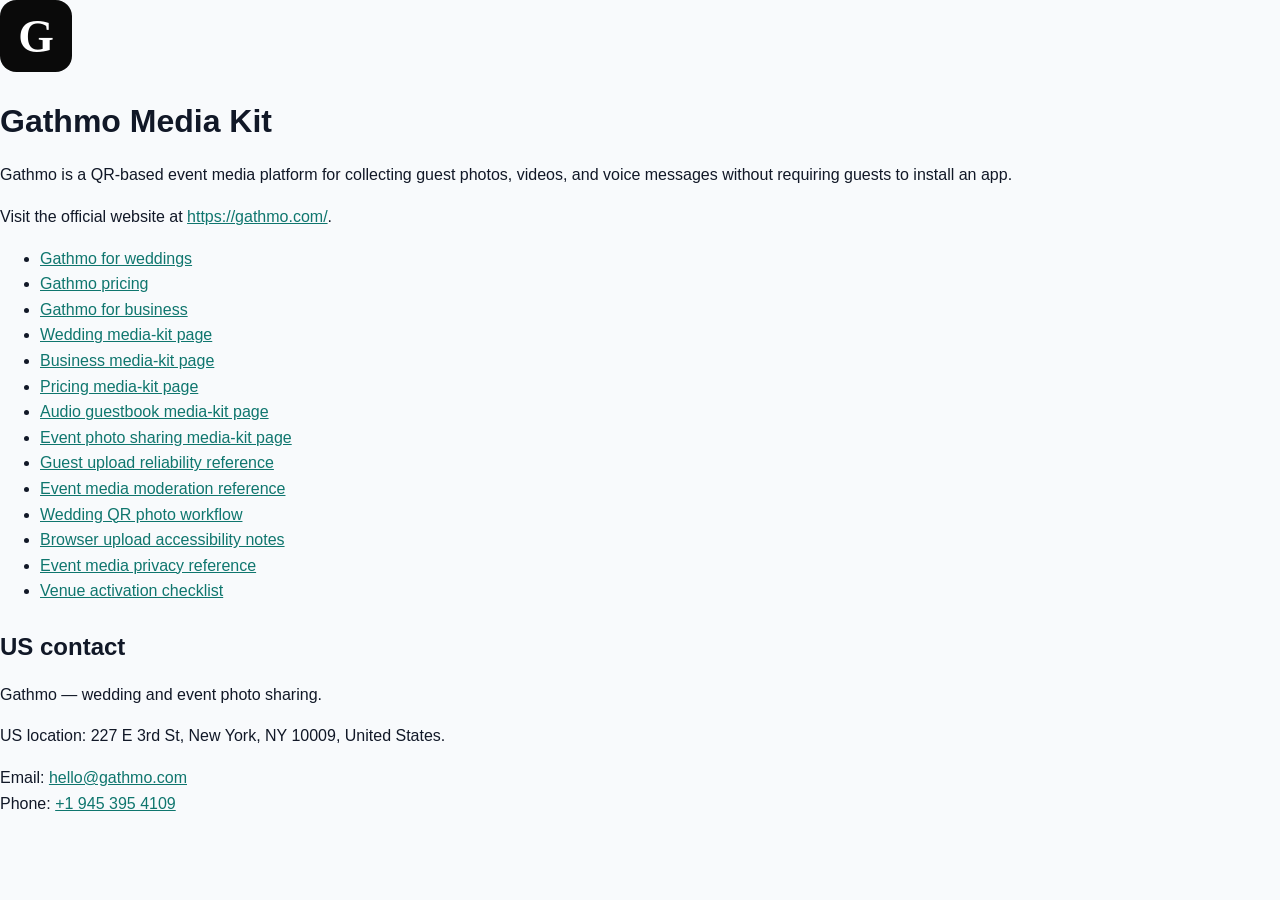
<file: index.html>
<!doctype html>
<html lang="en">
  <head>
    <meta charset="utf-8">
    <meta name="viewport" content="width=device-width, initial-scale=1">
    <title>Gathmo Media Kit</title>
    <meta name="description" content="Media kit and brand assets for Gathmo, a QR-based event media platform.">
    <link rel="stylesheet" href="style.css">
  </head>
  <body>
    <main>
      <div>
        <img src="assets/gathmo-logo-icon.svg" alt="Gathmo logo">
        <h1>Gathmo Media Kit</h1>
        <p>
          Gathmo is a QR-based event media platform for collecting guest photos,
          videos, and voice messages without requiring guests to install an app.
        </p>
        <p>
          Visit the official website at
          <a href="https://gathmo.com/">https://gathmo.com/</a>.
        </p>
        <ul>
          <li><a href="https://gathmo.com/weddings">Gathmo for weddings</a></li>
          <li><a href="https://gathmo.com/pricing">Gathmo pricing</a></li>
          <li><a href="https://gathmo.com/for-business">Gathmo for business</a></li>
          <li><a href="weddings.html">Wedding media-kit page</a></li>
          <li><a href="business.html">Business media-kit page</a></li>
          <li><a href="pricing.html">Pricing media-kit page</a></li>
          <li><a href="audio-guestbook.html">Audio guestbook media-kit page</a></li>
          <li><a href="event-photo-sharing.html">Event photo sharing media-kit page</a></li>
          <li><a href="guest-upload-reliability.html">Guest upload reliability reference</a></li>
          <li><a href="event-media-moderation.html">Event media moderation reference</a></li>
          <li><a href="wedding-qr-photo-workflow.html">Wedding QR photo workflow</a></li>
          <li><a href="browser-upload-accessibility.html">Browser upload accessibility notes</a></li>
          <li><a href="event-media-privacy.html">Event media privacy reference</a></li>
          <li><a href="venue-activation-checklist.html">Venue activation checklist</a></li>
        </ul>
        <section aria-labelledby="contact-heading">
          <h2 id="contact-heading">US contact</h2>
          <p>Gathmo — wedding and event photo sharing.</p>
          <p>US location: 227 E 3rd St, New York, NY 10009, United States.</p>
          <p>Email: <a href="mailto:hello@gathmo.com">hello@gathmo.com</a><br>
          Phone: <a href="tel:+19453954109">+1 945 395 4109</a></p>
        </section>
      </div>
    </main>
  </body>
</html>
</file>
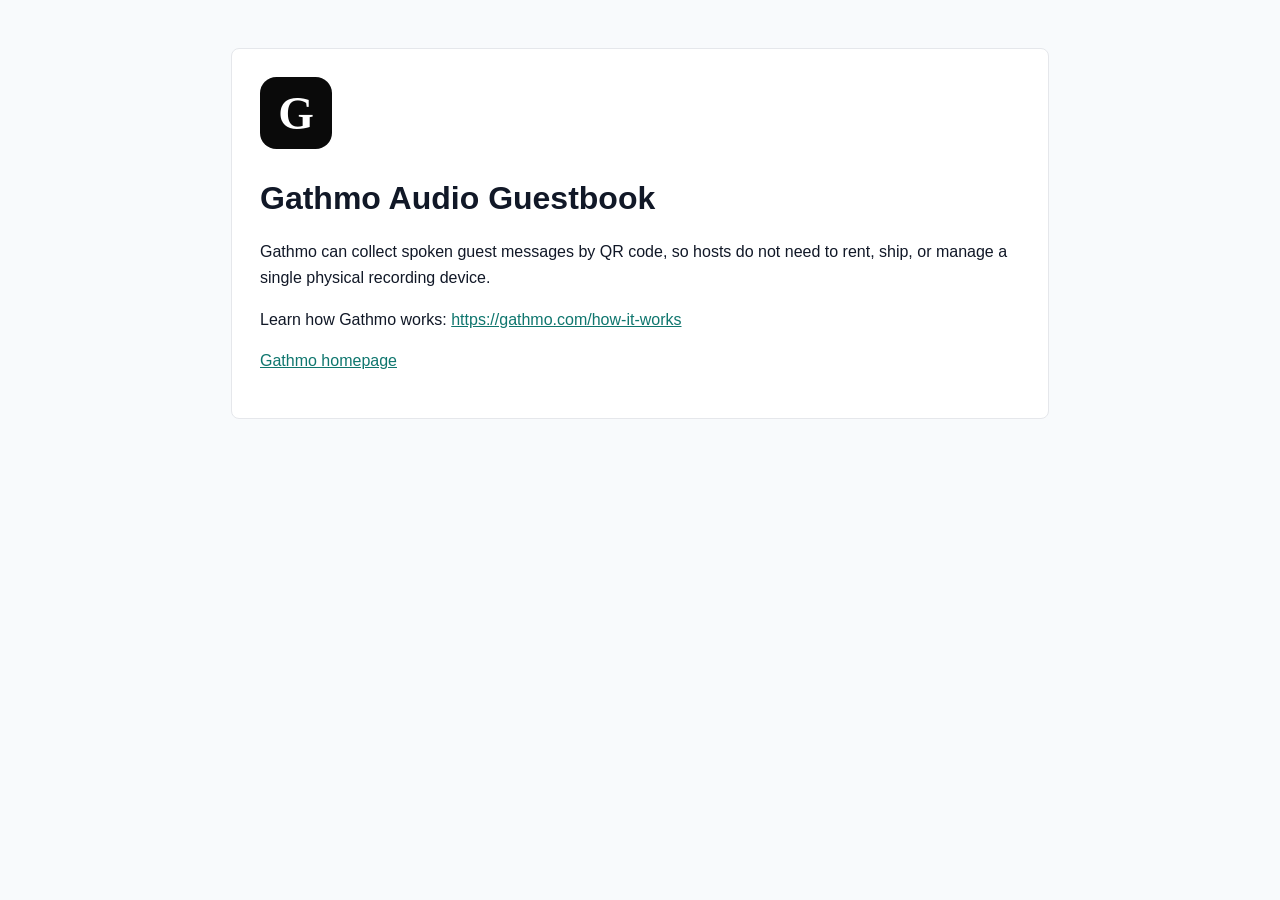
<file: audio-guestbook.html>
<!doctype html>
<html lang="en">
  <head>
    <meta charset="utf-8">
    <meta name="viewport" content="width=device-width, initial-scale=1">
    <title>Gathmo Audio Guestbook - Media Kit</title>
    <meta name="description" content="Reference page for Gathmo voice-message and audio guestbook workflows.">
    <link rel="stylesheet" href="style.css">
  </head>
  <body>
    <main class="card">
      <img src="assets/gathmo-logo-icon.svg" alt="Gathmo logo">
      <h1>Gathmo Audio Guestbook</h1>
      <p>
        Gathmo can collect spoken guest messages by QR code, so hosts do not
        need to rent, ship, or manage a single physical recording device.
      </p>
      <p>
        Learn how Gathmo works:
        <a href="https://gathmo.com/how-it-works">https://gathmo.com/how-it-works</a>
      </p>
      <p><a href="https://gathmo.com/">Gathmo homepage</a></p>
    </main>
  </body>
</html>
</file>
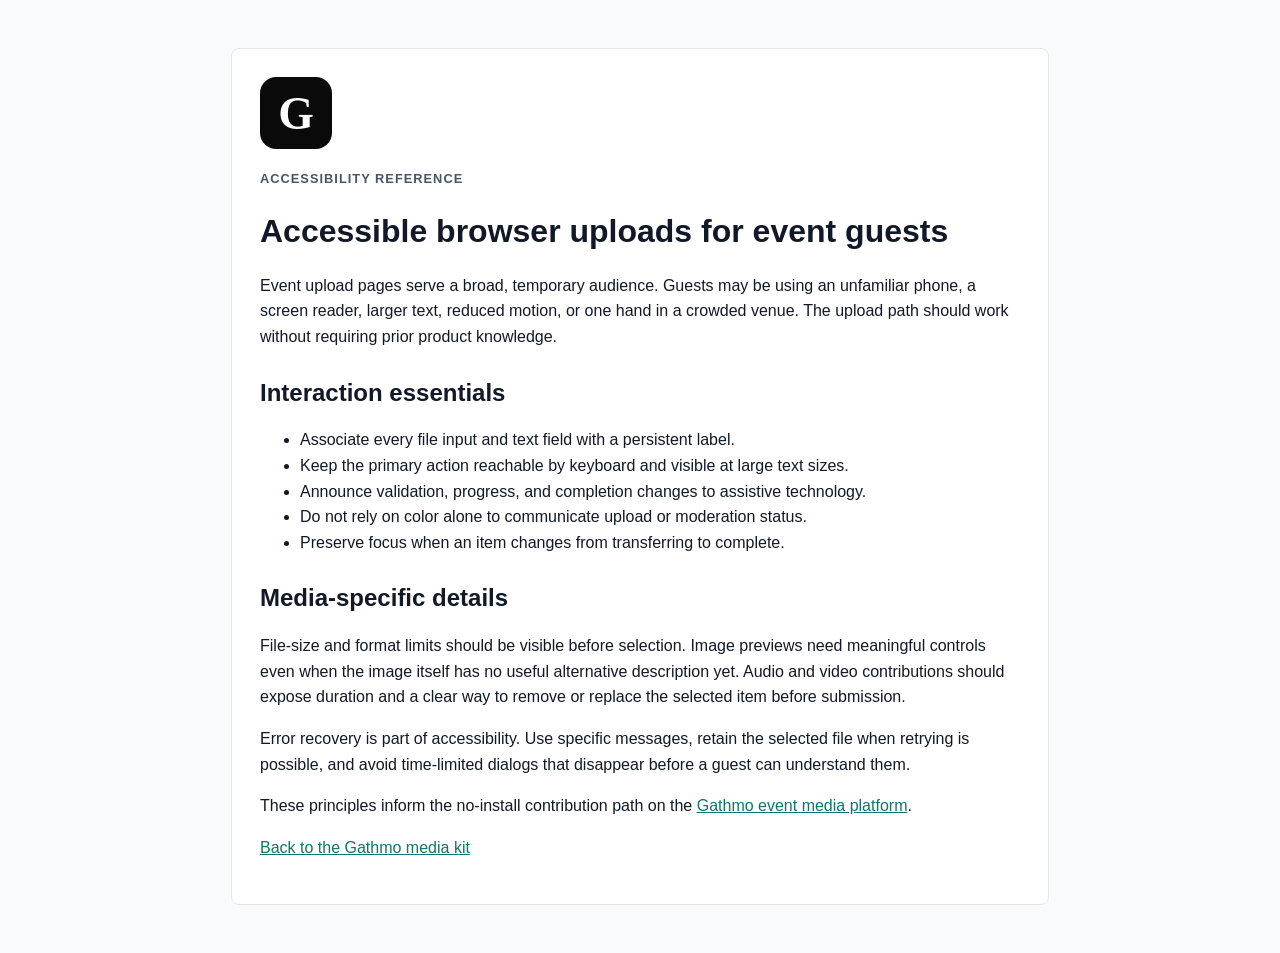
<file: browser-upload-accessibility.html>
<!doctype html>
<html lang="en">
  <head>
    <meta charset="utf-8">
    <meta name="viewport" content="width=device-width, initial-scale=1">
    <title>Accessible Browser Uploads for Event Guests - Gathmo Reference</title>
    <meta name="description" content="Accessibility notes for browser-based event photo, video, and audio upload interfaces.">
    <link rel="stylesheet" href="style.css">
  </head>
  <body>
    <main class="card">
      <img src="assets/gathmo-logo-icon.svg" alt="Gathmo logo">
      <p class="eyebrow">Accessibility reference</p>
      <h1>Accessible browser uploads for event guests</h1>
      <p>
        Event upload pages serve a broad, temporary audience. Guests may be using an
        unfamiliar phone, a screen reader, larger text, reduced motion, or one hand in
        a crowded venue. The upload path should work without requiring prior product
        knowledge.
      </p>
      <h2>Interaction essentials</h2>
      <ul>
        <li>Associate every file input and text field with a persistent label.</li>
        <li>Keep the primary action reachable by keyboard and visible at large text sizes.</li>
        <li>Announce validation, progress, and completion changes to assistive technology.</li>
        <li>Do not rely on color alone to communicate upload or moderation status.</li>
        <li>Preserve focus when an item changes from transferring to complete.</li>
      </ul>
      <h2>Media-specific details</h2>
      <p>
        File-size and format limits should be visible before selection. Image previews
        need meaningful controls even when the image itself has no useful alternative
        description yet. Audio and video contributions should expose duration and a
        clear way to remove or replace the selected item before submission.
      </p>
      <p>
        Error recovery is part of accessibility. Use specific messages, retain the
        selected file when retrying is possible, and avoid time-limited dialogs that
        disappear before a guest can understand them.
      </p>
      <p>
        These principles inform the no-install contribution path on the
        <a href="https://gathmo.com/">Gathmo event media platform</a>.
      </p>
      <p><a href="index.html">Back to the Gathmo media kit</a></p>
    </main>
  </body>
</html>
</file>
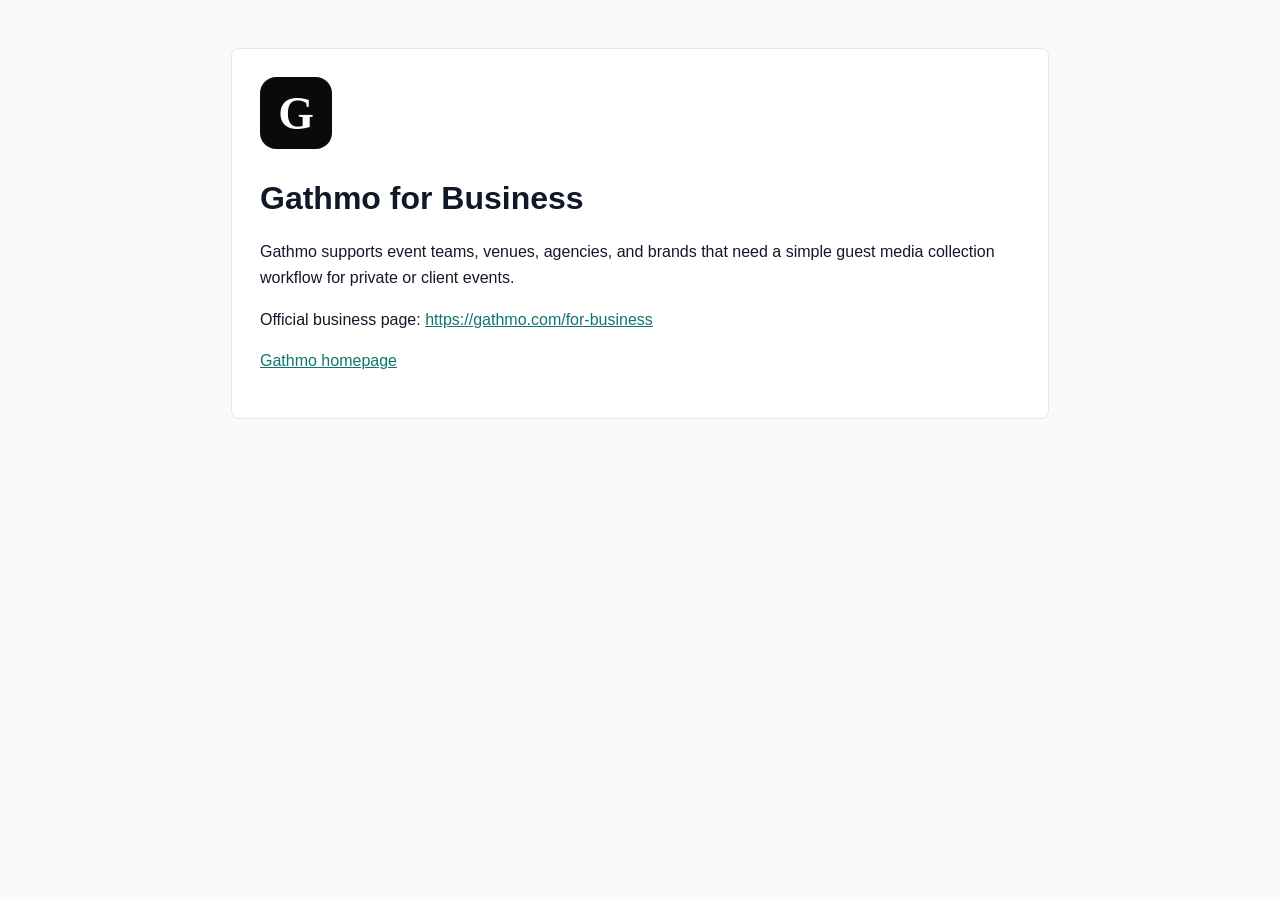
<file: business.html>
<!doctype html>
<html lang="en">
  <head>
    <meta charset="utf-8">
    <meta name="viewport" content="width=device-width, initial-scale=1">
    <title>Gathmo for Business - Media Kit</title>
    <meta name="description" content="Reference page for Gathmo business, agency, and venue use cases.">
    <link rel="stylesheet" href="style.css">
  </head>
  <body>
    <main class="card">
      <img src="assets/gathmo-logo-icon.svg" alt="Gathmo logo">
      <h1>Gathmo for Business</h1>
      <p>
        Gathmo supports event teams, venues, agencies, and brands that need a
        simple guest media collection workflow for private or client events.
      </p>
      <p>
        Official business page:
        <a href="https://gathmo.com/for-business">https://gathmo.com/for-business</a>
      </p>
      <p><a href="https://gathmo.com/">Gathmo homepage</a></p>
    </main>
  </body>
</html>
</file>
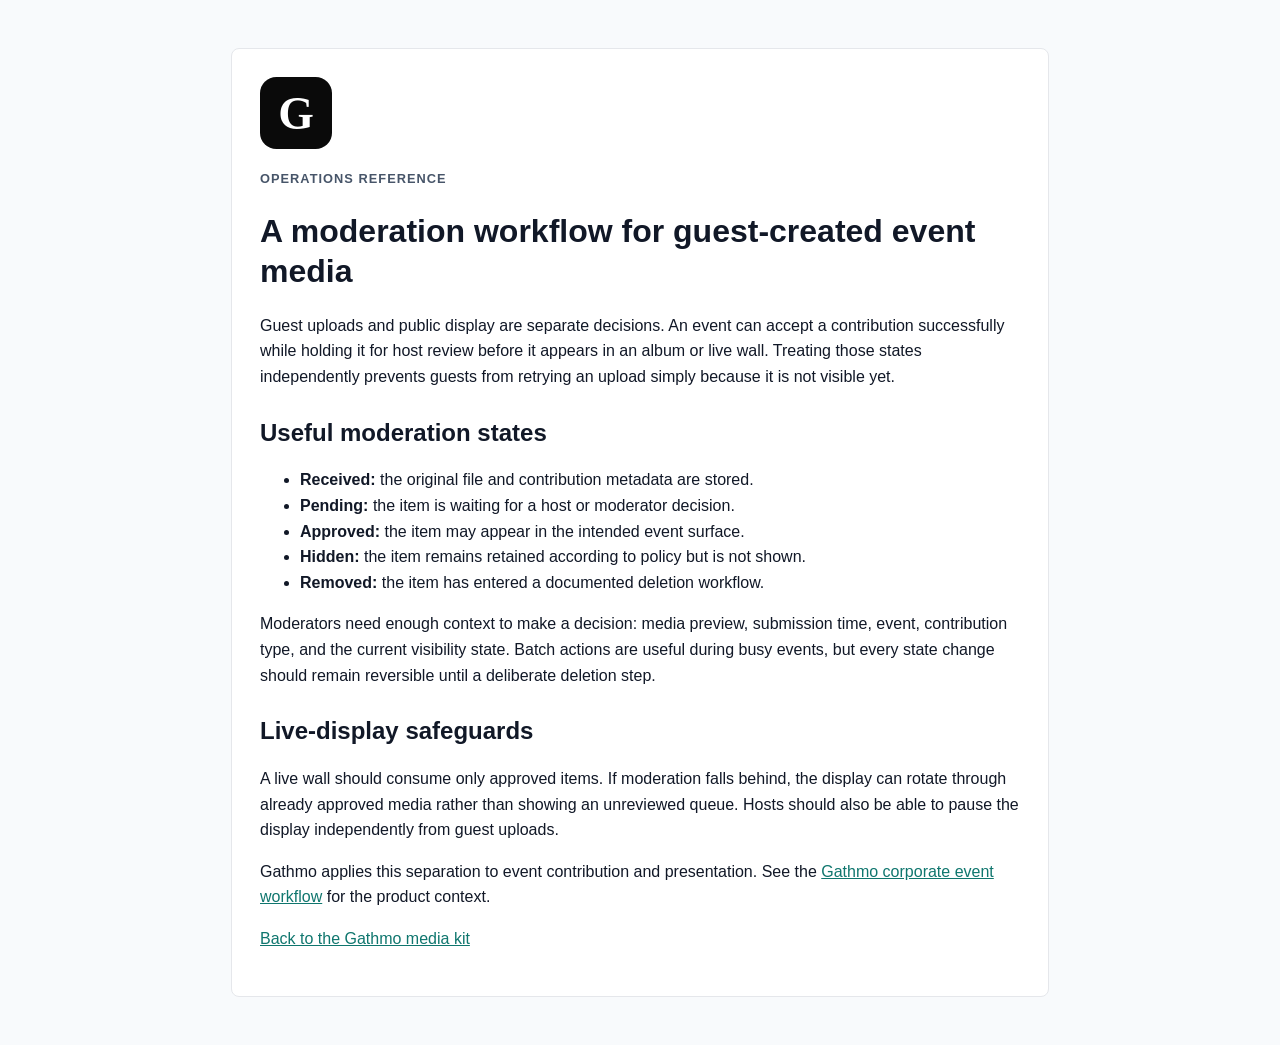
<file: event-media-moderation.html>
<!doctype html>
<html lang="en">
  <head>
    <meta charset="utf-8">
    <meta name="viewport" content="width=device-width, initial-scale=1">
    <title>Event Media Moderation Workflow - Gathmo Reference</title>
    <meta name="description" content="A practical moderation model for guest photos, videos, and voice messages at weddings, parties, and corporate events.">
    <link rel="stylesheet" href="style.css">
  </head>
  <body>
    <main class="card">
      <img src="assets/gathmo-logo-icon.svg" alt="Gathmo logo">
      <p class="eyebrow">Operations reference</p>
      <h1>A moderation workflow for guest-created event media</h1>
      <p>
        Guest uploads and public display are separate decisions. An event can accept a
        contribution successfully while holding it for host review before it appears
        in an album or live wall. Treating those states independently prevents guests
        from retrying an upload simply because it is not visible yet.
      </p>
      <h2>Useful moderation states</h2>
      <ul>
        <li><strong>Received:</strong> the original file and contribution metadata are stored.</li>
        <li><strong>Pending:</strong> the item is waiting for a host or moderator decision.</li>
        <li><strong>Approved:</strong> the item may appear in the intended event surface.</li>
        <li><strong>Hidden:</strong> the item remains retained according to policy but is not shown.</li>
        <li><strong>Removed:</strong> the item has entered a documented deletion workflow.</li>
      </ul>
      <p>
        Moderators need enough context to make a decision: media preview, submission
        time, event, contribution type, and the current visibility state. Batch actions
        are useful during busy events, but every state change should remain reversible
        until a deliberate deletion step.
      </p>
      <h2>Live-display safeguards</h2>
      <p>
        A live wall should consume only approved items. If moderation falls behind,
        the display can rotate through already approved media rather than showing an
        unreviewed queue. Hosts should also be able to pause the display independently
        from guest uploads.
      </p>
      <p>
        Gathmo applies this separation to event contribution and presentation. See the
        <a href="https://gathmo.com/corporate">Gathmo corporate event workflow</a>
        for the product context.
      </p>
      <p><a href="index.html">Back to the Gathmo media kit</a></p>
    </main>
  </body>
</html>
</file>
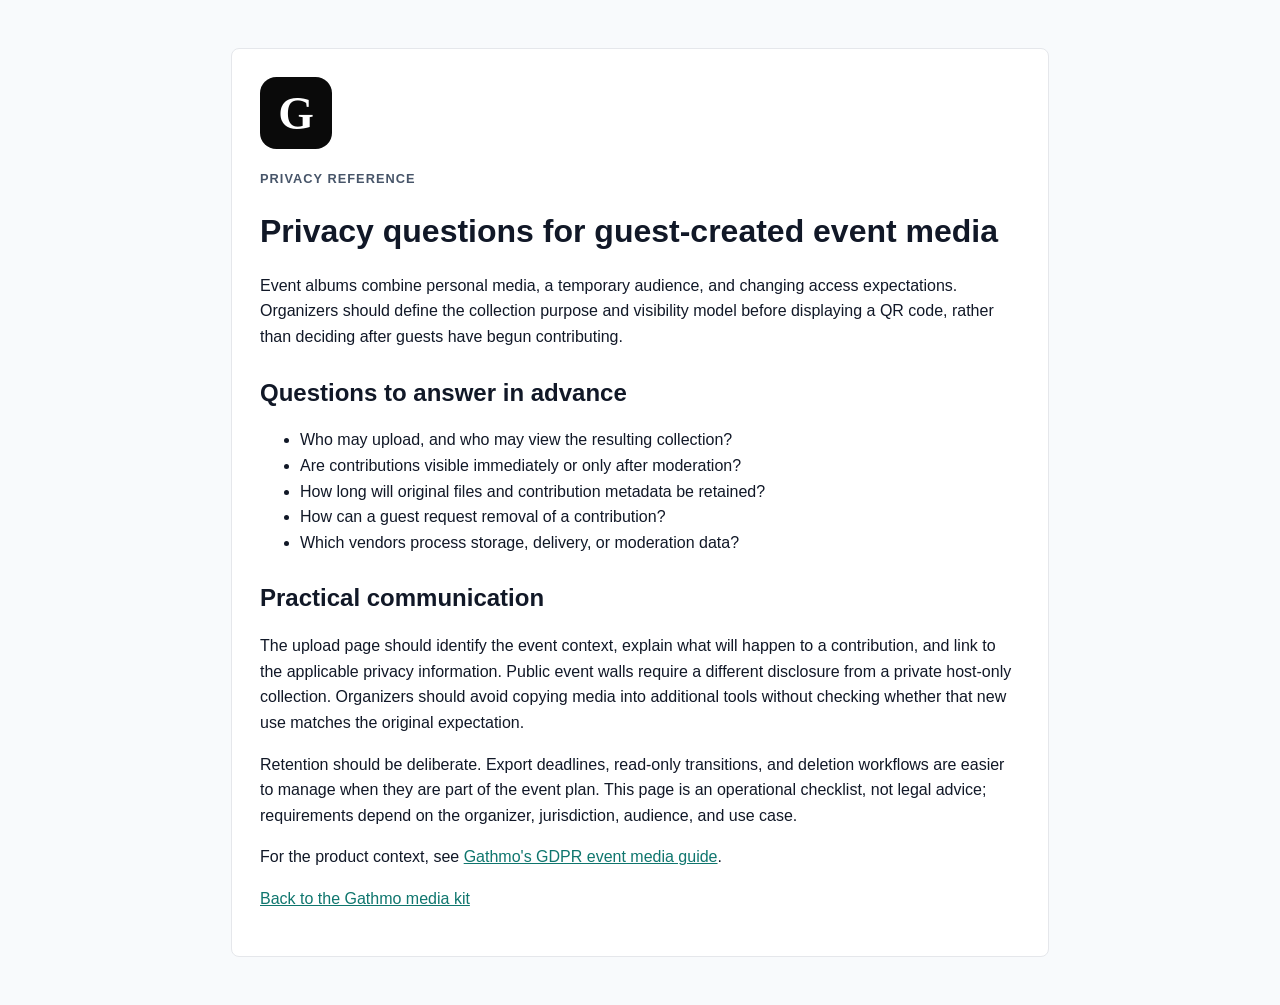
<file: event-media-privacy.html>
<!doctype html>
<html lang="en">
  <head>
    <meta charset="utf-8">
    <meta name="viewport" content="width=device-width, initial-scale=1">
    <title>Event Media Privacy Questions - Gathmo Reference</title>
    <meta name="description" content="A planning reference for privacy, access, retention, and moderation in guest-created event media collections.">
    <link rel="stylesheet" href="style.css">
  </head>
  <body>
    <main class="card">
      <img src="assets/gathmo-logo-icon.svg" alt="Gathmo logo">
      <p class="eyebrow">Privacy reference</p>
      <h1>Privacy questions for guest-created event media</h1>
      <p>
        Event albums combine personal media, a temporary audience, and changing access
        expectations. Organizers should define the collection purpose and visibility
        model before displaying a QR code, rather than deciding after guests have begun
        contributing.
      </p>
      <h2>Questions to answer in advance</h2>
      <ul>
        <li>Who may upload, and who may view the resulting collection?</li>
        <li>Are contributions visible immediately or only after moderation?</li>
        <li>How long will original files and contribution metadata be retained?</li>
        <li>How can a guest request removal of a contribution?</li>
        <li>Which vendors process storage, delivery, or moderation data?</li>
      </ul>
      <h2>Practical communication</h2>
      <p>
        The upload page should identify the event context, explain what will happen to
        a contribution, and link to the applicable privacy information. Public event
        walls require a different disclosure from a private host-only collection.
        Organizers should avoid copying media into additional tools without checking
        whether that new use matches the original expectation.
      </p>
      <p>
        Retention should be deliberate. Export deadlines, read-only transitions, and
        deletion workflows are easier to manage when they are part of the event plan.
        This page is an operational checklist, not legal advice; requirements depend on
        the organizer, jurisdiction, audience, and use case.
      </p>
      <p>
        For the product context, see
        <a href="https://gathmo.com/blog/gdpr-event-media-eu">Gathmo's GDPR event media guide</a>.
      </p>
      <p><a href="index.html">Back to the Gathmo media kit</a></p>
    </main>
  </body>
</html>
</file>
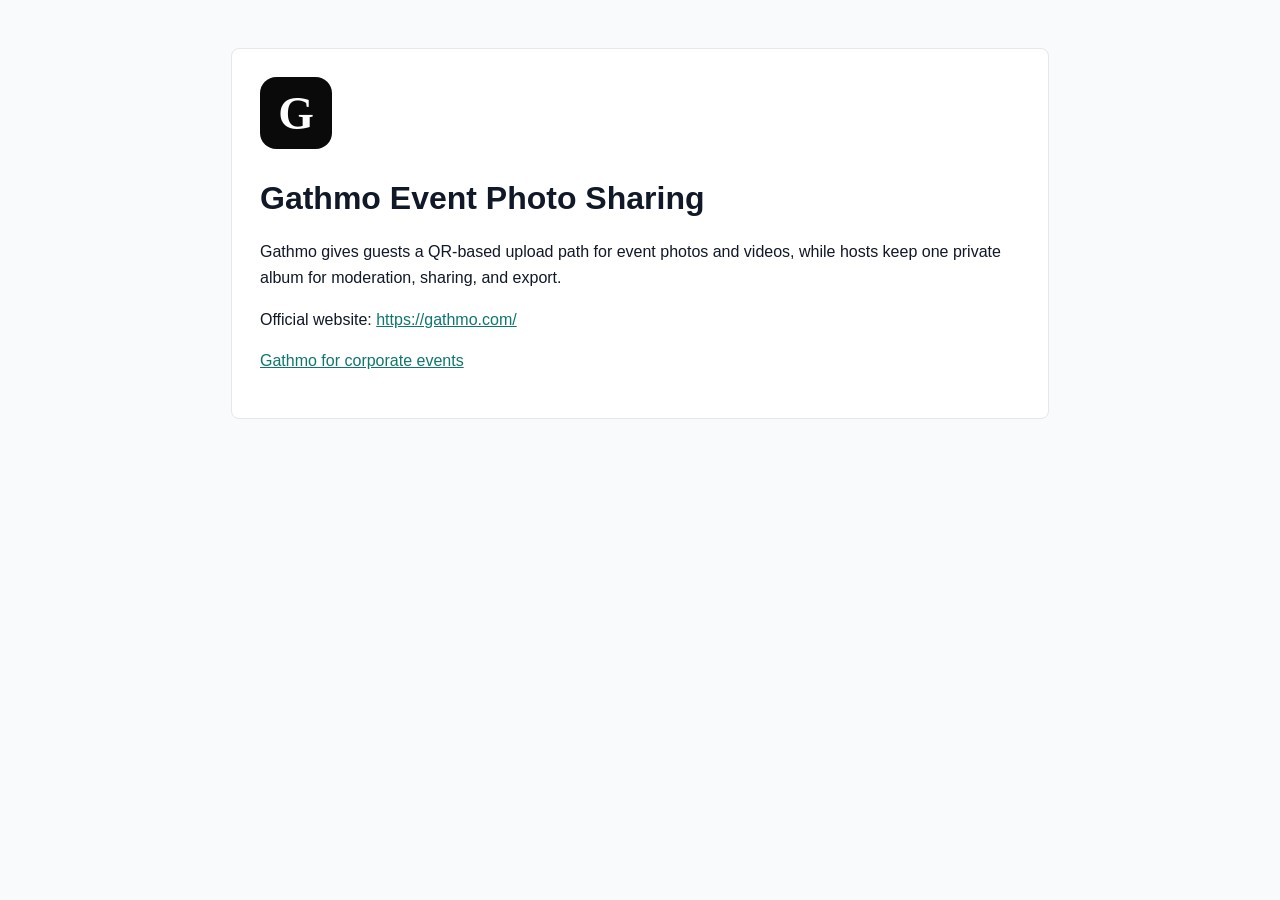
<file: event-photo-sharing.html>
<!doctype html>
<html lang="en">
  <head>
    <meta charset="utf-8">
    <meta name="viewport" content="width=device-width, initial-scale=1">
    <title>Gathmo Event Photo Sharing - Media Kit</title>
    <meta name="description" content="Reference page for Gathmo event photo sharing workflows.">
    <link rel="stylesheet" href="style.css">
  </head>
  <body>
    <main class="card">
      <img src="assets/gathmo-logo-icon.svg" alt="Gathmo logo">
      <h1>Gathmo Event Photo Sharing</h1>
      <p>
        Gathmo gives guests a QR-based upload path for event photos and videos,
        while hosts keep one private album for moderation, sharing, and export.
      </p>
      <p>
        Official website:
        <a href="https://gathmo.com/">https://gathmo.com/</a>
      </p>
      <p><a href="https://gathmo.com/corporate">Gathmo for corporate events</a></p>
    </main>
  </body>
</html>
</file>
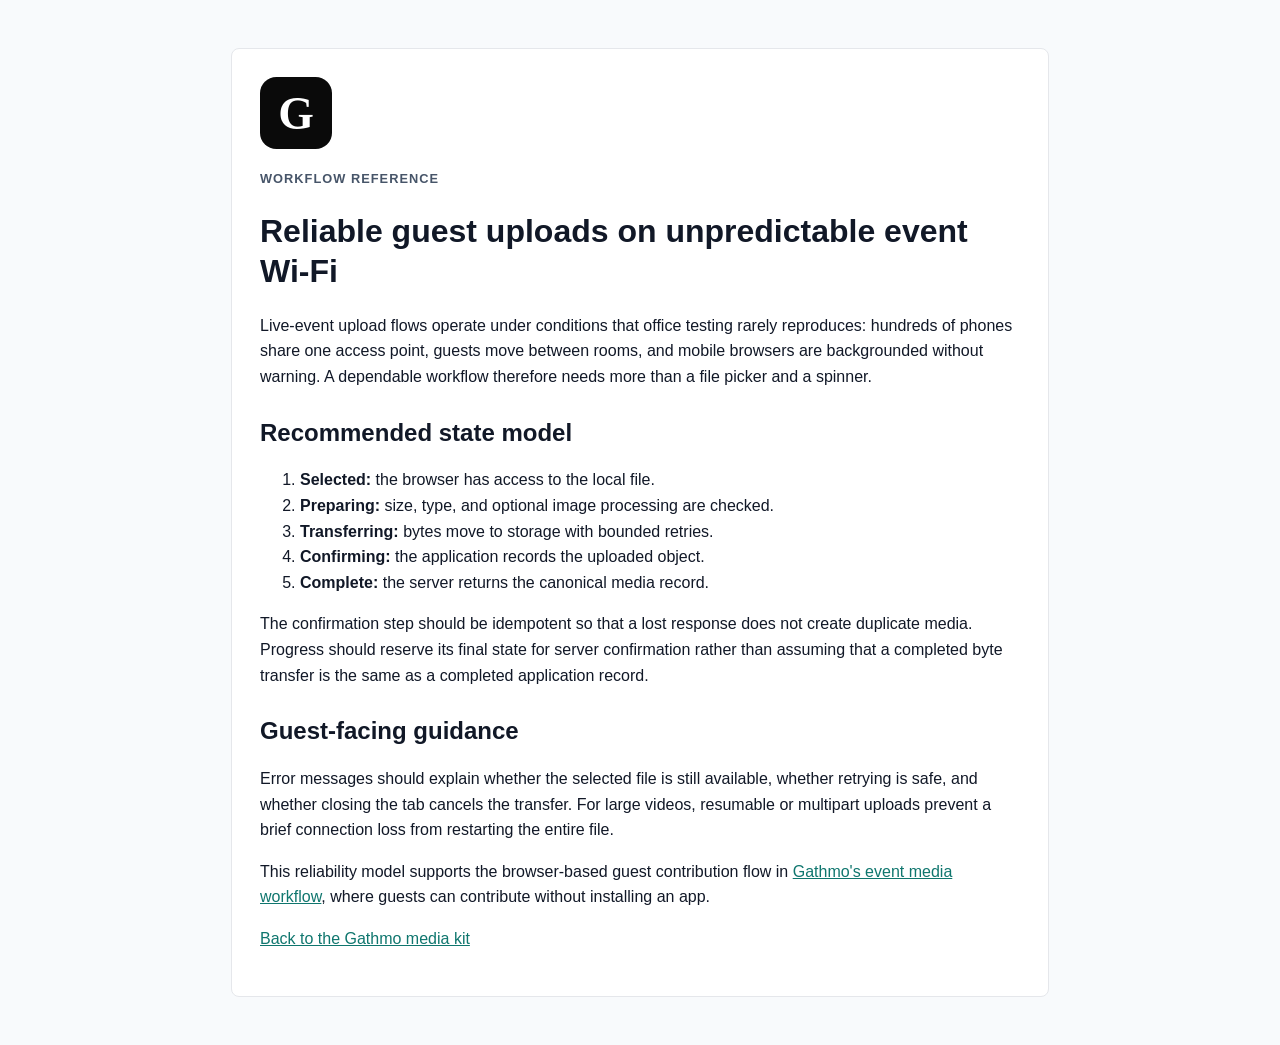
<file: guest-upload-reliability.html>
<!doctype html>
<html lang="en">
  <head>
    <meta charset="utf-8">
    <meta name="viewport" content="width=device-width, initial-scale=1">
    <title>Reliable Guest Uploads at Live Events - Gathmo Reference</title>
    <meta name="description" content="A practical reference for reliable browser-based guest photo and video uploads on congested event networks.">
    <link rel="stylesheet" href="style.css">
  </head>
  <body>
    <main class="card">
      <img src="assets/gathmo-logo-icon.svg" alt="Gathmo logo">
      <p class="eyebrow">Workflow reference</p>
      <h1>Reliable guest uploads on unpredictable event Wi-Fi</h1>
      <p>
        Live-event upload flows operate under conditions that office testing rarely
        reproduces: hundreds of phones share one access point, guests move between
        rooms, and mobile browsers are backgrounded without warning. A dependable
        workflow therefore needs more than a file picker and a spinner.
      </p>
      <h2>Recommended state model</h2>
      <ol>
        <li><strong>Selected:</strong> the browser has access to the local file.</li>
        <li><strong>Preparing:</strong> size, type, and optional image processing are checked.</li>
        <li><strong>Transferring:</strong> bytes move to storage with bounded retries.</li>
        <li><strong>Confirming:</strong> the application records the uploaded object.</li>
        <li><strong>Complete:</strong> the server returns the canonical media record.</li>
      </ol>
      <p>
        The confirmation step should be idempotent so that a lost response does not
        create duplicate media. Progress should reserve its final state for server
        confirmation rather than assuming that a completed byte transfer is the same
        as a completed application record.
      </p>
      <h2>Guest-facing guidance</h2>
      <p>
        Error messages should explain whether the selected file is still available,
        whether retrying is safe, and whether closing the tab cancels the transfer.
        For large videos, resumable or multipart uploads prevent a brief connection
        loss from restarting the entire file.
      </p>
      <p>
        This reliability model supports the browser-based guest contribution flow in
        <a href="https://gathmo.com/how-it-works">Gathmo's event media workflow</a>,
        where guests can contribute without installing an app.
      </p>
      <p><a href="index.html">Back to the Gathmo media kit</a></p>
    </main>
  </body>
</html>
</file>
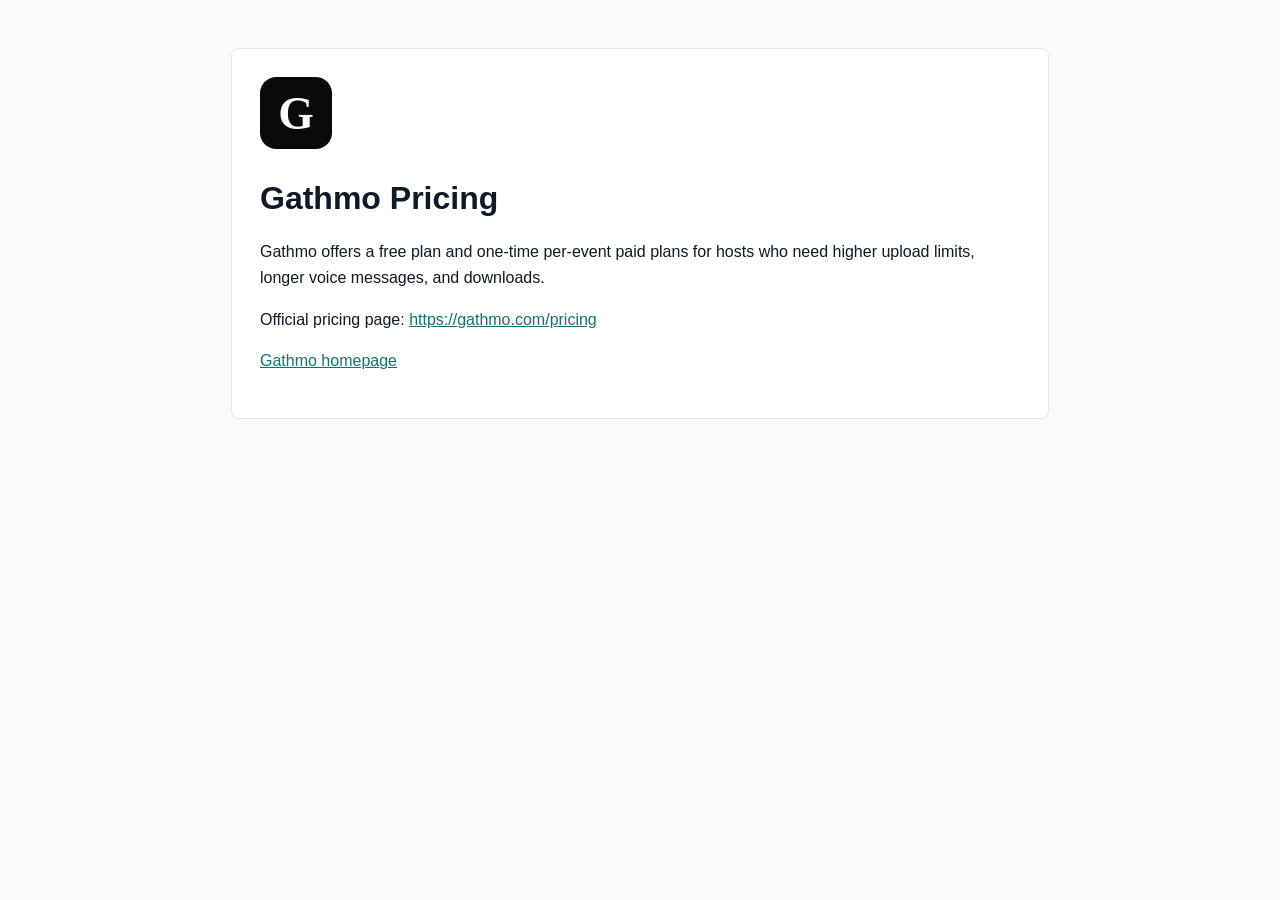
<file: pricing.html>
<!doctype html>
<html lang="en">
  <head>
    <meta charset="utf-8">
    <meta name="viewport" content="width=device-width, initial-scale=1">
    <title>Gathmo Pricing - Media Kit</title>
    <meta name="description" content="Reference page for Gathmo pricing information.">
    <link rel="stylesheet" href="style.css">
  </head>
  <body>
    <main class="card">
      <img src="assets/gathmo-logo-icon.svg" alt="Gathmo logo">
      <h1>Gathmo Pricing</h1>
      <p>
        Gathmo offers a free plan and one-time per-event paid plans for hosts
        who need higher upload limits, longer voice messages, and downloads.
      </p>
      <p>
        Official pricing page:
        <a href="https://gathmo.com/pricing">https://gathmo.com/pricing</a>
      </p>
      <p><a href="https://gathmo.com/">Gathmo homepage</a></p>
    </main>
  </body>
</html>
</file>
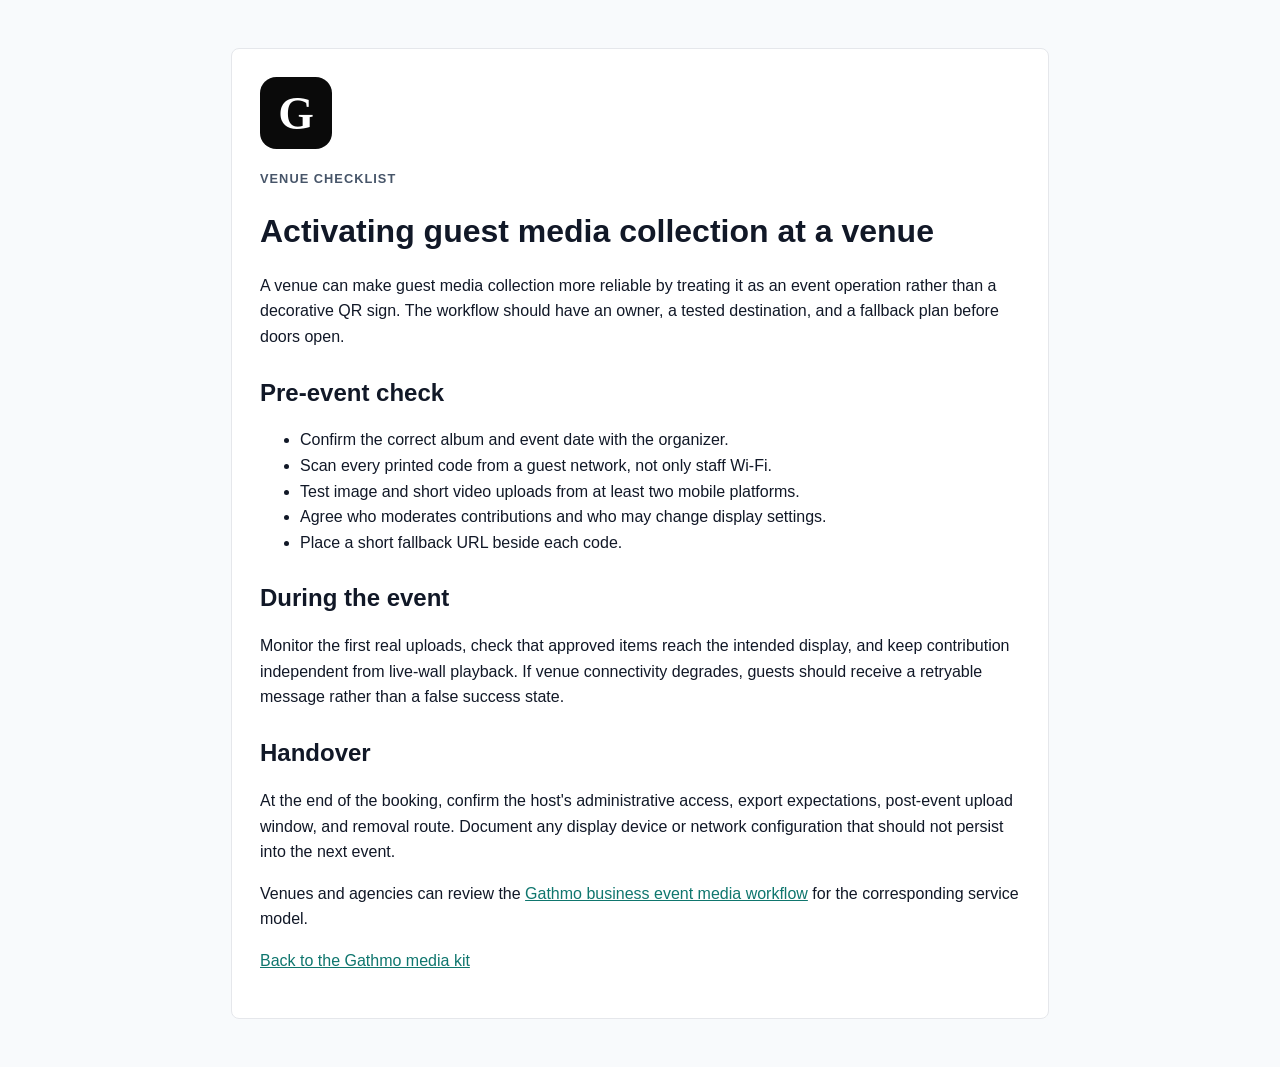
<file: venue-activation-checklist.html>
<!doctype html>
<html lang="en">
  <head>
    <meta charset="utf-8">
    <meta name="viewport" content="width=device-width, initial-scale=1">
    <title>Venue Event Media Activation Checklist - Gathmo Reference</title>
    <meta name="description" content="A venue checklist for activating QR-based guest photo and video collection before, during, and after an event.">
    <link rel="stylesheet" href="style.css">
  </head>
  <body>
    <main class="card">
      <img src="assets/gathmo-logo-icon.svg" alt="Gathmo logo">
      <p class="eyebrow">Venue checklist</p>
      <h1>Activating guest media collection at a venue</h1>
      <p>
        A venue can make guest media collection more reliable by treating it as an
        event operation rather than a decorative QR sign. The workflow should have an
        owner, a tested destination, and a fallback plan before doors open.
      </p>
      <h2>Pre-event check</h2>
      <ul>
        <li>Confirm the correct album and event date with the organizer.</li>
        <li>Scan every printed code from a guest network, not only staff Wi-Fi.</li>
        <li>Test image and short video uploads from at least two mobile platforms.</li>
        <li>Agree who moderates contributions and who may change display settings.</li>
        <li>Place a short fallback URL beside each code.</li>
      </ul>
      <h2>During the event</h2>
      <p>
        Monitor the first real uploads, check that approved items reach the intended
        display, and keep contribution independent from live-wall playback. If venue
        connectivity degrades, guests should receive a retryable message rather than a
        false success state.
      </p>
      <h2>Handover</h2>
      <p>
        At the end of the booking, confirm the host's administrative access, export
        expectations, post-event upload window, and removal route. Document any display
        device or network configuration that should not persist into the next event.
      </p>
      <p>
        Venues and agencies can review the
        <a href="https://gathmo.com/for-business">Gathmo business event media workflow</a>
        for the corresponding service model.
      </p>
      <p><a href="index.html">Back to the Gathmo media kit</a></p>
    </main>
  </body>
</html>
</file>
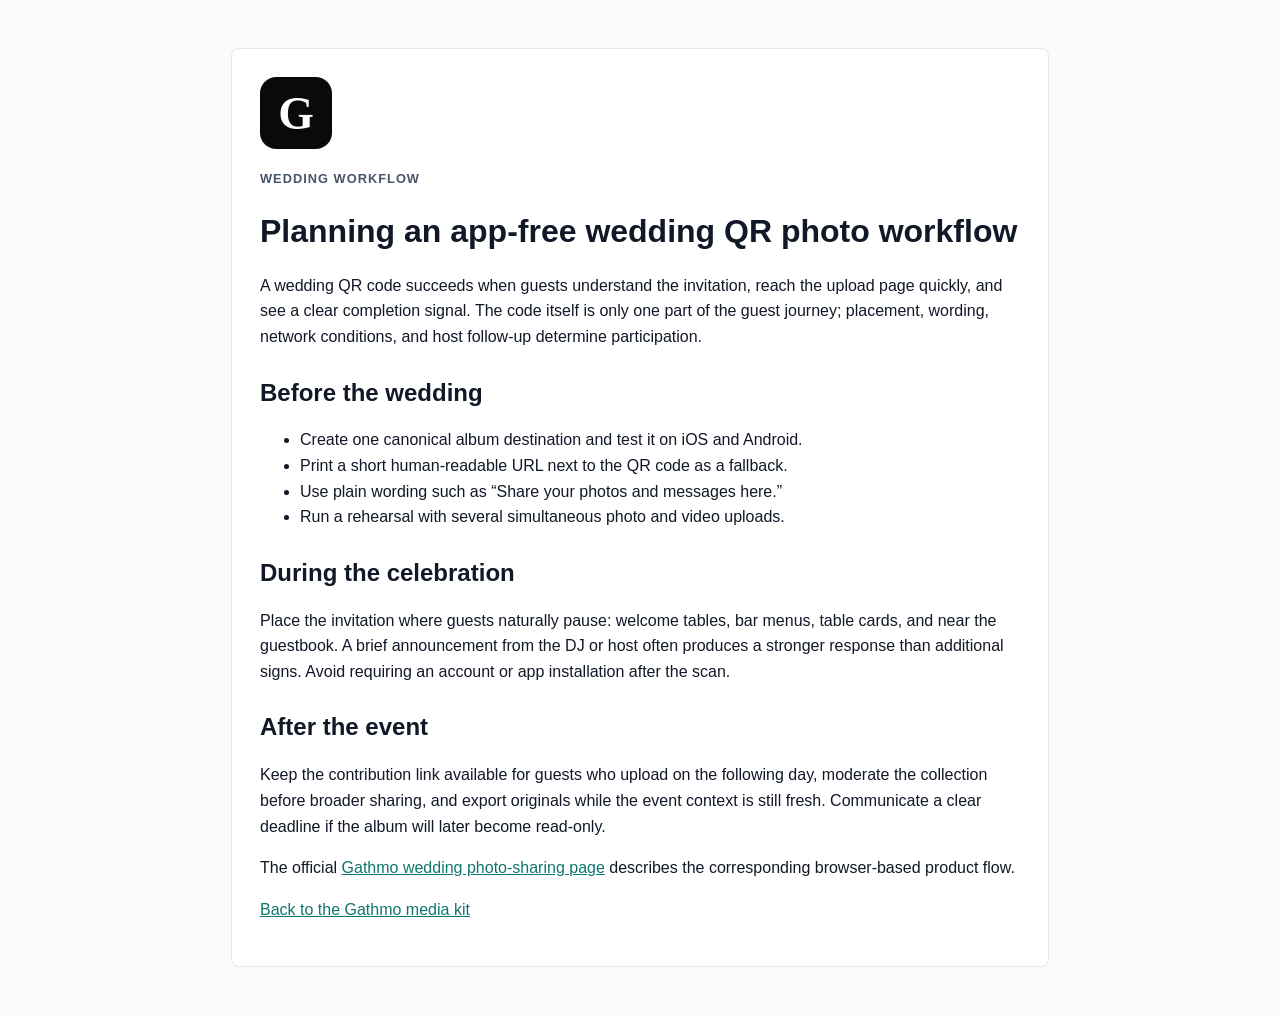
<file: wedding-qr-photo-workflow.html>
<!doctype html>
<html lang="en">
  <head>
    <meta charset="utf-8">
    <meta name="viewport" content="width=device-width, initial-scale=1">
    <title>Wedding QR Photo Collection Workflow - Gathmo Reference</title>
    <meta name="description" content="A practical wedding QR workflow for collecting guest photos, videos, and voice messages without requiring an app.">
    <link rel="stylesheet" href="style.css">
  </head>
  <body>
    <main class="card">
      <img src="assets/gathmo-logo-icon.svg" alt="Gathmo logo">
      <p class="eyebrow">Wedding workflow</p>
      <h1>Planning an app-free wedding QR photo workflow</h1>
      <p>
        A wedding QR code succeeds when guests understand the invitation, reach the
        upload page quickly, and see a clear completion signal. The code itself is only
        one part of the guest journey; placement, wording, network conditions, and host
        follow-up determine participation.
      </p>
      <h2>Before the wedding</h2>
      <ul>
        <li>Create one canonical album destination and test it on iOS and Android.</li>
        <li>Print a short human-readable URL next to the QR code as a fallback.</li>
        <li>Use plain wording such as “Share your photos and messages here.”</li>
        <li>Run a rehearsal with several simultaneous photo and video uploads.</li>
      </ul>
      <h2>During the celebration</h2>
      <p>
        Place the invitation where guests naturally pause: welcome tables, bar menus,
        table cards, and near the guestbook. A brief announcement from the DJ or host
        often produces a stronger response than additional signs. Avoid requiring an
        account or app installation after the scan.
      </p>
      <h2>After the event</h2>
      <p>
        Keep the contribution link available for guests who upload on the following
        day, moderate the collection before broader sharing, and export originals while
        the event context is still fresh. Communicate a clear deadline if the album will
        later become read-only.
      </p>
      <p>
        The official <a href="https://gathmo.com/weddings">Gathmo wedding photo-sharing page</a>
        describes the corresponding browser-based product flow.
      </p>
      <p><a href="index.html">Back to the Gathmo media kit</a></p>
    </main>
  </body>
</html>
</file>
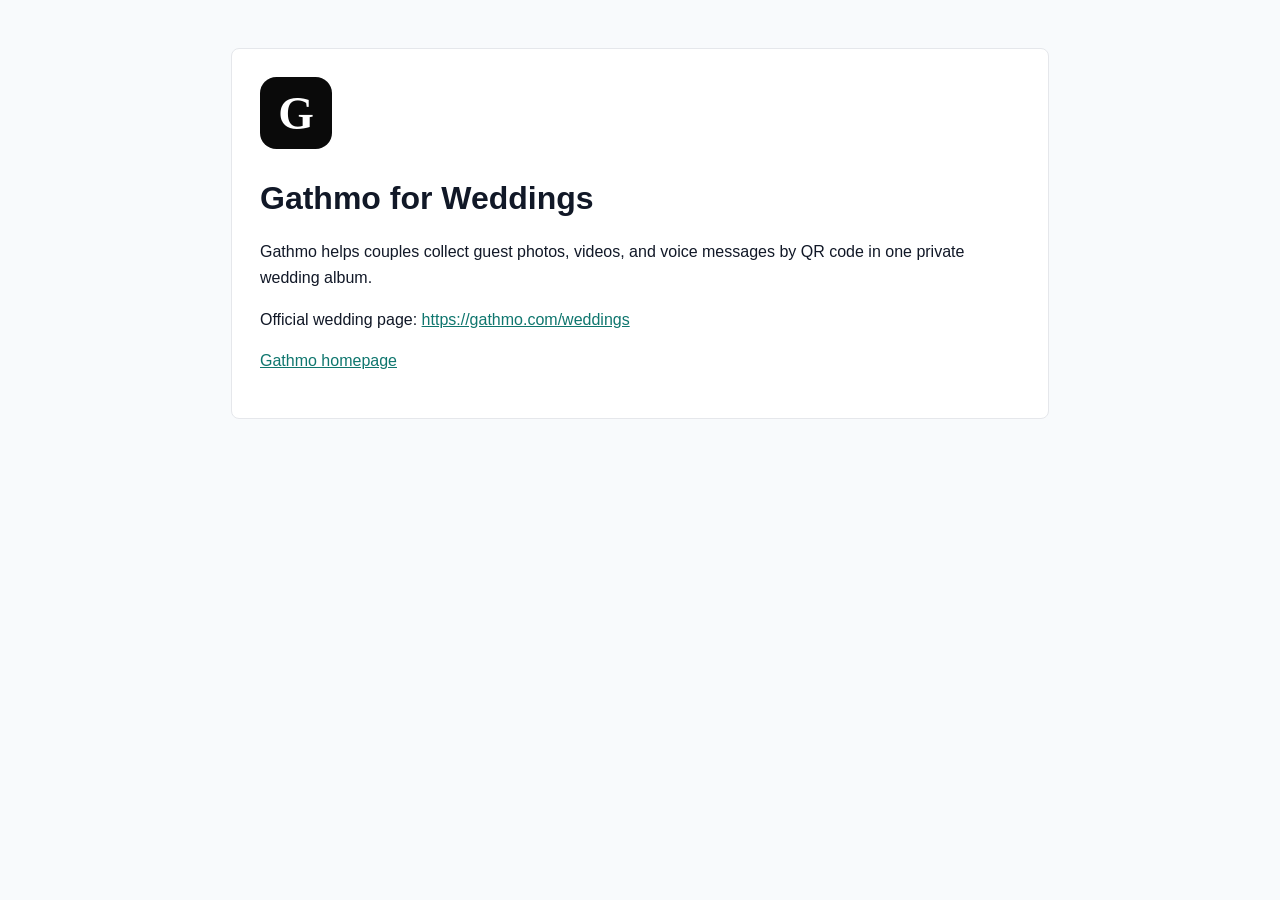
<file: weddings.html>
<!doctype html>
<html lang="en">
  <head>
    <meta charset="utf-8">
    <meta name="viewport" content="width=device-width, initial-scale=1">
    <title>Gathmo for Weddings - Media Kit</title>
    <meta name="description" content="Reference page for Gathmo wedding use cases.">
    <link rel="stylesheet" href="style.css">
  </head>
  <body>
    <main class="card">
      <img src="assets/gathmo-logo-icon.svg" alt="Gathmo logo">
      <h1>Gathmo for Weddings</h1>
      <p>
        Gathmo helps couples collect guest photos, videos, and voice messages by
        QR code in one private wedding album.
      </p>
      <p>
        Official wedding page:
        <a href="https://gathmo.com/weddings">https://gathmo.com/weddings</a>
      </p>
      <p><a href="https://gathmo.com/">Gathmo homepage</a></p>
    </main>
  </body>
</html>
</file>
<file: style.css>
body {
  margin: 0;
  font-family: -apple-system, BlinkMacSystemFont, "Segoe UI", sans-serif;
  line-height: 1.6;
  color: #111827;
  background: #f8fafc;
}

.card {
  max-width: 760px;
  margin: 48px auto;
  padding: 28px;
  background: #ffffff;
  border: 1px solid #e5e7eb;
  border-radius: 8px;
}

img {
  width: 72px;
  height: 72px;
}

a {
  color: #0f766e;
}

h1,
h2 {
  line-height: 1.25;
}

h2 {
  margin-top: 1.75rem;
}

.eyebrow {
  margin-bottom: 0.25rem;
  color: #475569;
  font-size: 0.8rem;
  font-weight: 700;
  letter-spacing: 0.08em;
  text-transform: uppercase;
}
</file>
